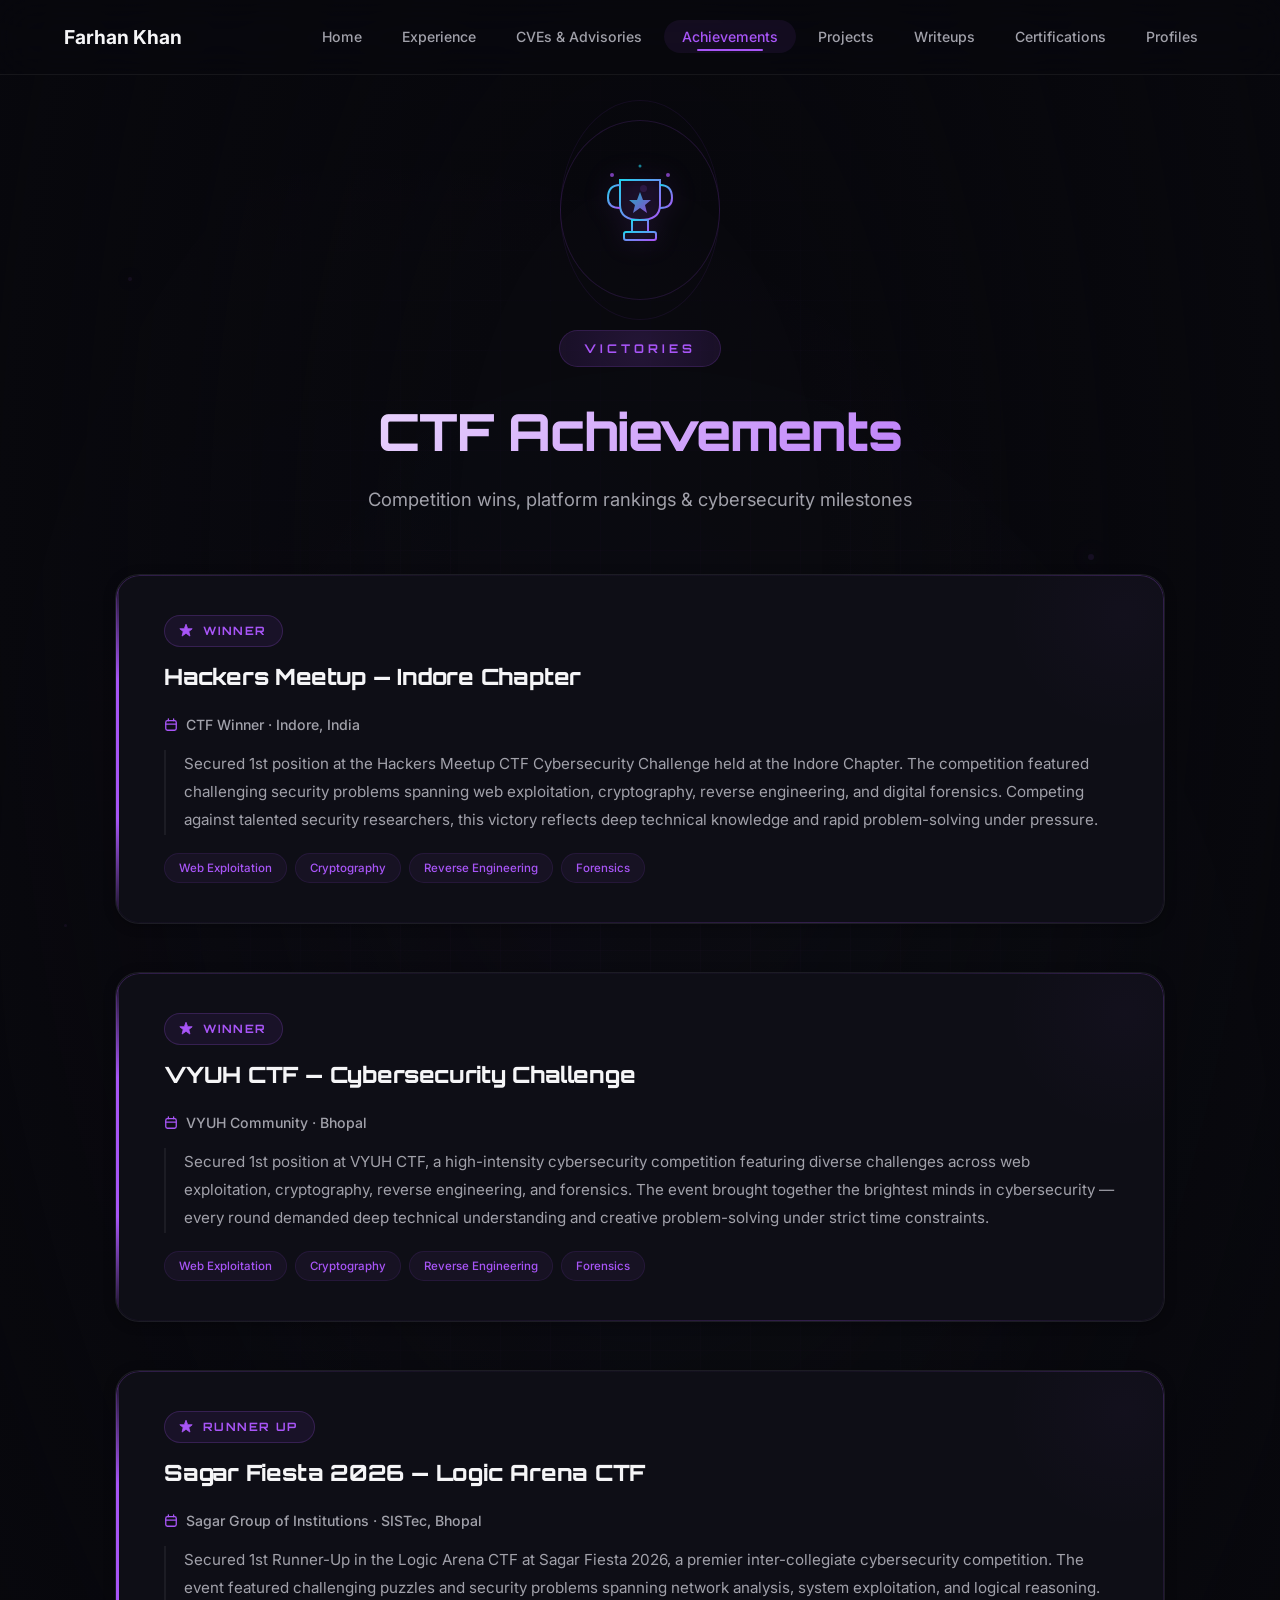
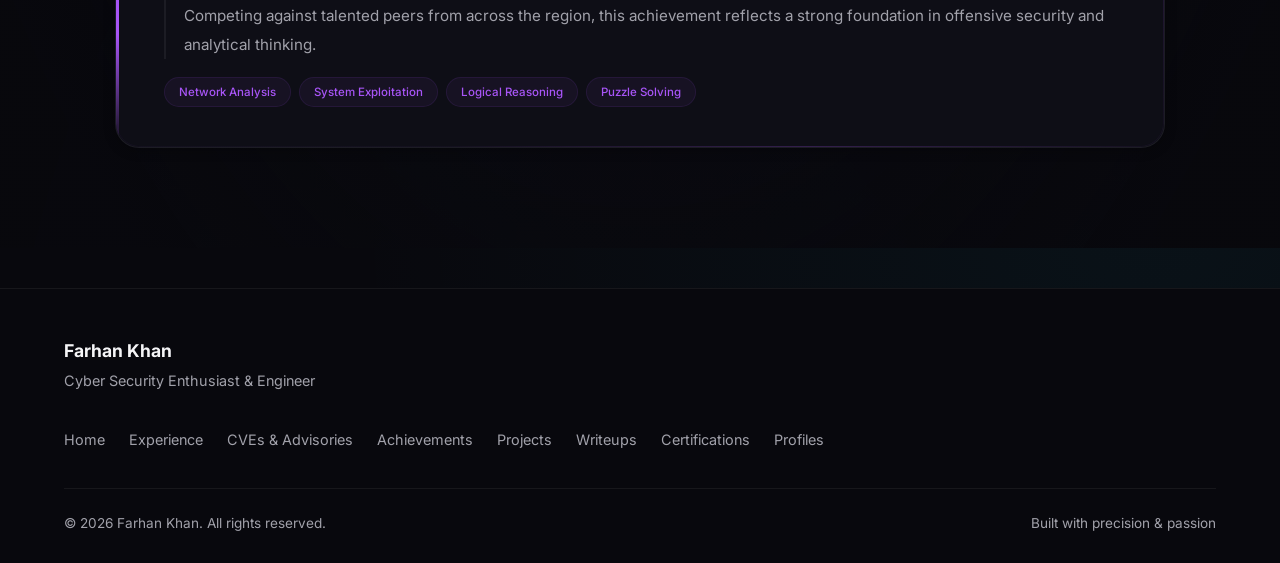
<file: pages/achievements/index.html>
<!DOCTYPE html>
<html lang="en">
<head>
    <meta charset="UTF-8" />
    <meta name="viewport" content="width=device-width, initial-scale=1.0, maximum-scale=1.0, user-scalable=no" />
    <meta http-equiv="X-UA-Compatible" content="IE=edge" />

    <title>CTF Achievements — Farhan Khan | Competition Wins & Rankings</title>

    <meta name="description" content="CTF achievements of Farhan Khan — Winner at Hackers Meetup Indore, Winner at VYUH CTF, 1st Runner-Up at Sagar Fiesta, and Top 1% globally on TryHackMe." />
    <meta name="keywords" content="Farhan Khan CTF, CTF Winner, Hackers Meetup Indore, VYUH CTF, Sagar Fiesta, TryHackMe Top 1%, Capture The Flag, Cybersecurity Competitions" />
    <meta name="author" content="Farhan Khan" />
    <meta name="robots" content="index, follow, max-image-preview:large" />
    <meta name="theme-color" content="#08080d" />
    <link rel="canonical" href="https://farhancyber.vercel.app/pages/achievements/index.html" />

    <meta name="google-site-verification" content="HPqX77JCVCDljvpo2hwEBUbDxG0lb0wrPHe-5Ck4r94" />
    <link rel="icon" type="image/x-icon" href="/favicon.ico" />

    <meta property="og:type" content="website" />
    <meta property="og:site_name" content="Farhan Khan — Cyber Security Enthusiast" />
    <meta property="og:locale" content="en_IN" />
    <meta property="og:title" content="CTF Achievements — Farhan Khan" />
    <meta property="og:description" content="Winner at Hackers Meetup Indore. Winner at VYUH CTF. 1st Runner-Up at Sagar Fiesta. Top 1% on TryHackMe." />
    <meta property="og:url" content="https://farhancyber.vercel.app/pages/achievements/index.html" />
    <meta property="og:image" content="https://farhancyber.vercel.app/profiles.gif" />

    <meta name="twitter:card" content="summary_large_image" />
    <meta name="twitter:title" content="CTF Achievements — Farhan Khan" />
    <meta name="twitter:description" content="Multiple CTF wins and Top 1% global ranking on TryHackMe." />
    <meta name="twitter:image" content="https://farhancyber.vercel.app/profiles.gif" />

    <link rel="preconnect" href="https://fonts.googleapis.com" />
    <link rel="preconnect" href="https://fonts.gstatic.com" crossorigin />
    <link href="https://fonts.googleapis.com/css2?family=Inter:ital,opsz,wght@0,14..32,100..900;1,14..32,100..900&family=Orbitron:wght@400;500;600;700;800;900&display=swap" rel="stylesheet" />

    <script type="application/ld+json">
    {
      "@context": "https://schema.org",
      "@type": "Person",
      "name": "Farhan Khan",
      "url": "https://farhancyber.vercel.app/",
      "award": [
        "Winner — Hackers Meetup Indore CTF",
        "Winner — VYUH CTF",
        "1st Runner-Up — Sagar Fiesta Logic Arena CTF",
        "Top 1% globally — TryHackMe"
      ]
    }
    </script>

    <link rel="stylesheet" href="style.css" />
</head>
<body>

    <nav class="navbar" role="navigation" aria-label="Main navigation">
        <div class="nav-container">
            <div class="nav-brand">
                <a href="../../index.html"><span>Farhan Khan</span></a>
            </div>

            <button class="nav-toggle" aria-label="Toggle navigation menu" aria-expanded="false">
                <span class="hamburger-line"></span>
                <span class="hamburger-line"></span>
                <span class="hamburger-line"></span>
            </button>

            <ul class="nav-links">
                <li><a href="../../index.html">Home</a></li>
                <li><a href="../experience/index.html">Experience</a></li>
                <li><a href="../cves/index.html">CVEs &amp; Advisories</a></li>
                <li><a href="../achievements/index.html" class="active">Achievements</a></li>
                <li><a href="../projects/index.html">Projects</a></li>
                <li><a href="../writeups/index.html">Writeups</a></li>
                <li><a href="../certifications/index.html">Certifications</a></li>
                <li><a href="../profiles/index.html">Profiles</a></li>
            </ul>
        </div>
    </nav>

    <main>
        <section class="section achievements-page-section" id="achievementsTop">
            <div class="wavy-background">
                <div class="wave wave-1"></div>
                <div class="wave wave-2"></div>
                <div class="wave wave-3"></div>
                <div class="wave wave-4"></div>
                <div class="wave wave-5"></div>
            </div>

            <div class="particles-container">
                <div class="particle p1"></div>
                <div class="particle p2"></div>
                <div class="particle p3"></div>
                <div class="particle p4"></div>
                <div class="particle p5"></div>
                <div class="particle p6"></div>
            </div>

            <div class="grid-overlay"></div>

            <div class="container">
                <div class="achievements-hero">
                    <div class="hero-icon-wrap">
                        <svg width="100" height="100" viewBox="0 0 100 100" fill="none">
                            <defs>
                                <linearGradient id="trophyGrad" x1="0%" y1="0%" x2="100%" y2="100%">
                                    <stop offset="0%" stop-color="#22d3ee"/>
                                    <stop offset="100%" stop-color="#a855f7"/>
                                </linearGradient>
                            </defs>

                            <path d="M30 20 L30 45 Q30 60 50 60 Q70 60 70 45 L70 20 Z"
                                  stroke="url(#trophyGrad)" stroke-width="2" fill="rgba(168, 85, 247, 0.05)"/>

                            <path d="M30 25 Q18 25 18 38 Q18 48 30 48" stroke="url(#trophyGrad)" stroke-width="2" fill="none"/>
                            <path d="M70 25 Q82 25 82 38 Q82 48 70 48" stroke="url(#trophyGrad)" stroke-width="2" fill="none"/>

                            <rect x="42" y="60" width="16" height="12" stroke="url(#trophyGrad)" stroke-width="2" fill="rgba(168, 85, 247, 0.05)"/>
                            <rect x="34" y="72" width="32" height="8" rx="2" stroke="url(#trophyGrad)" stroke-width="2" fill="rgba(168, 85, 247, 0.05)"/>

                            <path d="M50 32 L53 40 L61 40 L55 45 L57 53 L50 48 L43 53 L45 45 L39 40 L47 40 Z"
                                  fill="url(#trophyGrad)" opacity="0.8"/>

                            <circle cx="22" cy="15" r="2" fill="#a855f7" opacity="0.7"/>
                            <circle cx="78" cy="15" r="2" fill="#a855f7" opacity="0.7"/>
                            <circle cx="50" cy="6" r="1.5" fill="#22d3ee" opacity="0.6"/>
                        </svg>
                        <div class="hero-ring"></div>
                        <div class="hero-ring hero-ring-2"></div>
                    </div>
                </div>

                <div class="section-header reveal-on-scroll">
                    <span class="section-tag">Victories</span>
                    <h2>CTF Achievements</h2>
                    <p>Competition wins, platform rankings &amp; cybersecurity milestones</p>
                </div>

                <div class="achievements-list">

                    <div class="achievement-card reveal-achievement">
                        <div class="card-orb"></div>

                        <div class="achievement-content">
                            <div class="rank-badge-inline">
                                <svg width="18" height="18" viewBox="0 0 32 32" fill="none">
                                    <path d="M16 4L19 12L27 12L21 17L23 25L16 20L9 25L11 17L5 12L13 12L16 4Z" fill="currentColor" stroke="currentColor" stroke-width="1.5"/>
                                </svg>
                                <span>Winner</span>
                            </div>
                            <h3 class="ach-title">Hackers Meetup — Indore Chapter</h3>
                            <p class="ach-event">
                                <svg width="14" height="14" viewBox="0 0 16 16" fill="none">
                                    <rect x="2" y="3" width="12" height="11" rx="2" stroke="currentColor" stroke-width="1.5"/>
                                    <path d="M5 1V3M11 1V3M2 7H14" stroke="currentColor" stroke-width="1.5" stroke-linecap="round"/>
                                </svg>
                                CTF Winner · Indore, India
                            </p>
                            <p class="ach-description">
                                Secured 1st position at the Hackers Meetup CTF Cybersecurity Challenge held at the Indore Chapter. The competition featured challenging security problems spanning web exploitation, cryptography, reverse engineering, and digital forensics. Competing against talented security researchers, this victory reflects deep technical knowledge and rapid problem-solving under pressure.
                            </p>
                            <div class="ach-tags">
                                <span>Web Exploitation</span>
                                <span>Cryptography</span>
                                <span>Reverse Engineering</span>
                                <span>Forensics</span>
                            </div>
                        </div>

                        <div class="ach-glow"></div>
                    </div>

                    <div class="achievement-card reveal-achievement">
                        <div class="card-orb"></div>

                        <div class="achievement-content">
                            <div class="rank-badge-inline">
                                <svg width="18" height="18" viewBox="0 0 32 32" fill="none">
                                    <path d="M16 4L19 12L27 12L21 17L23 25L16 20L9 25L11 17L5 12L13 12L16 4Z" fill="currentColor" stroke="currentColor" stroke-width="1.5"/>
                                </svg>
                                <span>Winner</span>
                            </div>
                            <h3 class="ach-title">VYUH CTF — Cybersecurity Challenge</h3>
                            <p class="ach-event">
                                <svg width="14" height="14" viewBox="0 0 16 16" fill="none">
                                    <rect x="2" y="3" width="12" height="11" rx="2" stroke="currentColor" stroke-width="1.5"/>
                                    <path d="M5 1V3M11 1V3M2 7H14" stroke="currentColor" stroke-width="1.5" stroke-linecap="round"/>
                                </svg>
                                VYUH Community · Bhopal
                            </p>
                            <p class="ach-description">
                                Secured 1st position at VYUH CTF, a high-intensity cybersecurity competition featuring diverse challenges across web exploitation, cryptography, reverse engineering, and forensics. The event brought together the brightest minds in cybersecurity — every round demanded deep technical understanding and creative problem-solving under strict time constraints.
                            </p>
                            <div class="ach-tags">
                                <span>Web Exploitation</span>
                                <span>Cryptography</span>
                                <span>Reverse Engineering</span>
                                <span>Forensics</span>
                            </div>
                        </div>

                        <div class="ach-glow"></div>
                    </div>

                    <div class="achievement-card reveal-achievement">
                        <div class="card-orb"></div>

                        <div class="achievement-content">
                            <div class="rank-badge-inline">
                                <svg width="18" height="18" viewBox="0 0 32 32" fill="none">
                                    <path d="M16 4L19 12L27 12L21 17L23 25L16 20L9 25L11 17L5 12L13 12L16 4Z" fill="currentColor" stroke="currentColor" stroke-width="1.5"/>
                                </svg>
                                <span>Runner Up</span>
                            </div>
                            <h3 class="ach-title">Sagar Fiesta 2026 — Logic Arena CTF</h3>
                            <p class="ach-event">
                                <svg width="14" height="14" viewBox="0 0 16 16" fill="none">
                                    <rect x="2" y="3" width="12" height="11" rx="2" stroke="currentColor" stroke-width="1.5"/>
                                    <path d="M5 1V3M11 1V3M2 7H14" stroke="currentColor" stroke-width="1.5" stroke-linecap="round"/>
                                </svg>
                                Sagar Group of Institutions · SISTec, Bhopal
                            </p>
                            <p class="ach-description">
                                Secured 1st Runner-Up in the Logic Arena CTF at Sagar Fiesta 2026, a premier inter-collegiate cybersecurity competition. The event featured challenging puzzles and security problems spanning network analysis, system exploitation, and logical reasoning. Competing against talented peers from across the region, this achievement reflects a strong foundation in offensive security and analytical thinking.
                            </p>
                            <div class="ach-tags">
                                <span>Network Analysis</span>
                                <span>System Exploitation</span>
                                <span>Logical Reasoning</span>
                                <span>Puzzle Solving</span>
                            </div>
                        </div>

                        <div class="ach-glow"></div>
                    </div>

                </div>
            </div>
        </section>
    </main>

    <button class="back-to-top" id="backToTop" aria-label="Back to top">
        <span class="btt-icon">
            <svg width="22" height="22" viewBox="0 0 24 24" fill="none">
                <path d="M12 19V5M12 5L5 12M12 5L19 12" stroke="currentColor" stroke-width="2.5" stroke-linecap="round" stroke-linejoin="round"/>
            </svg>
        </span>
        <span class="btt-glow"></span>
    </button>

    <footer class="footer">
        <div class="container">
            <div class="footer-content">
                <div class="footer-brand">
                    <a href="../../index.html"><span>Farhan Khan</span></a>
                    <p>Cyber Security Enthusiast &amp; Engineer</p>
                </div>

                <nav class="footer-nav" aria-label="Footer navigation">
                    <a href="../../index.html">Home</a>
                    <a href="../experience/index.html">Experience</a>
                    <a href="../cves/index.html">CVEs &amp; Advisories</a>
                    <a href="../achievements/index.html">Achievements</a>
                    <a href="../projects/index.html">Projects</a>
                    <a href="../writeups/index.html">Writeups</a>
                    <a href="../certifications/index.html">Certifications</a>
                    <a href="../profiles/index.html">Profiles</a>
                </nav>

                <div class="footer-bottom">
                    <p>&copy; 2026 Farhan Khan. All rights reserved.</p>
                    <p>Built with precision &amp; passion</p>
                </div>
            </div>
        </div>
    </footer>

    <script src="script.js"></script>
</body>
</html>
</file>
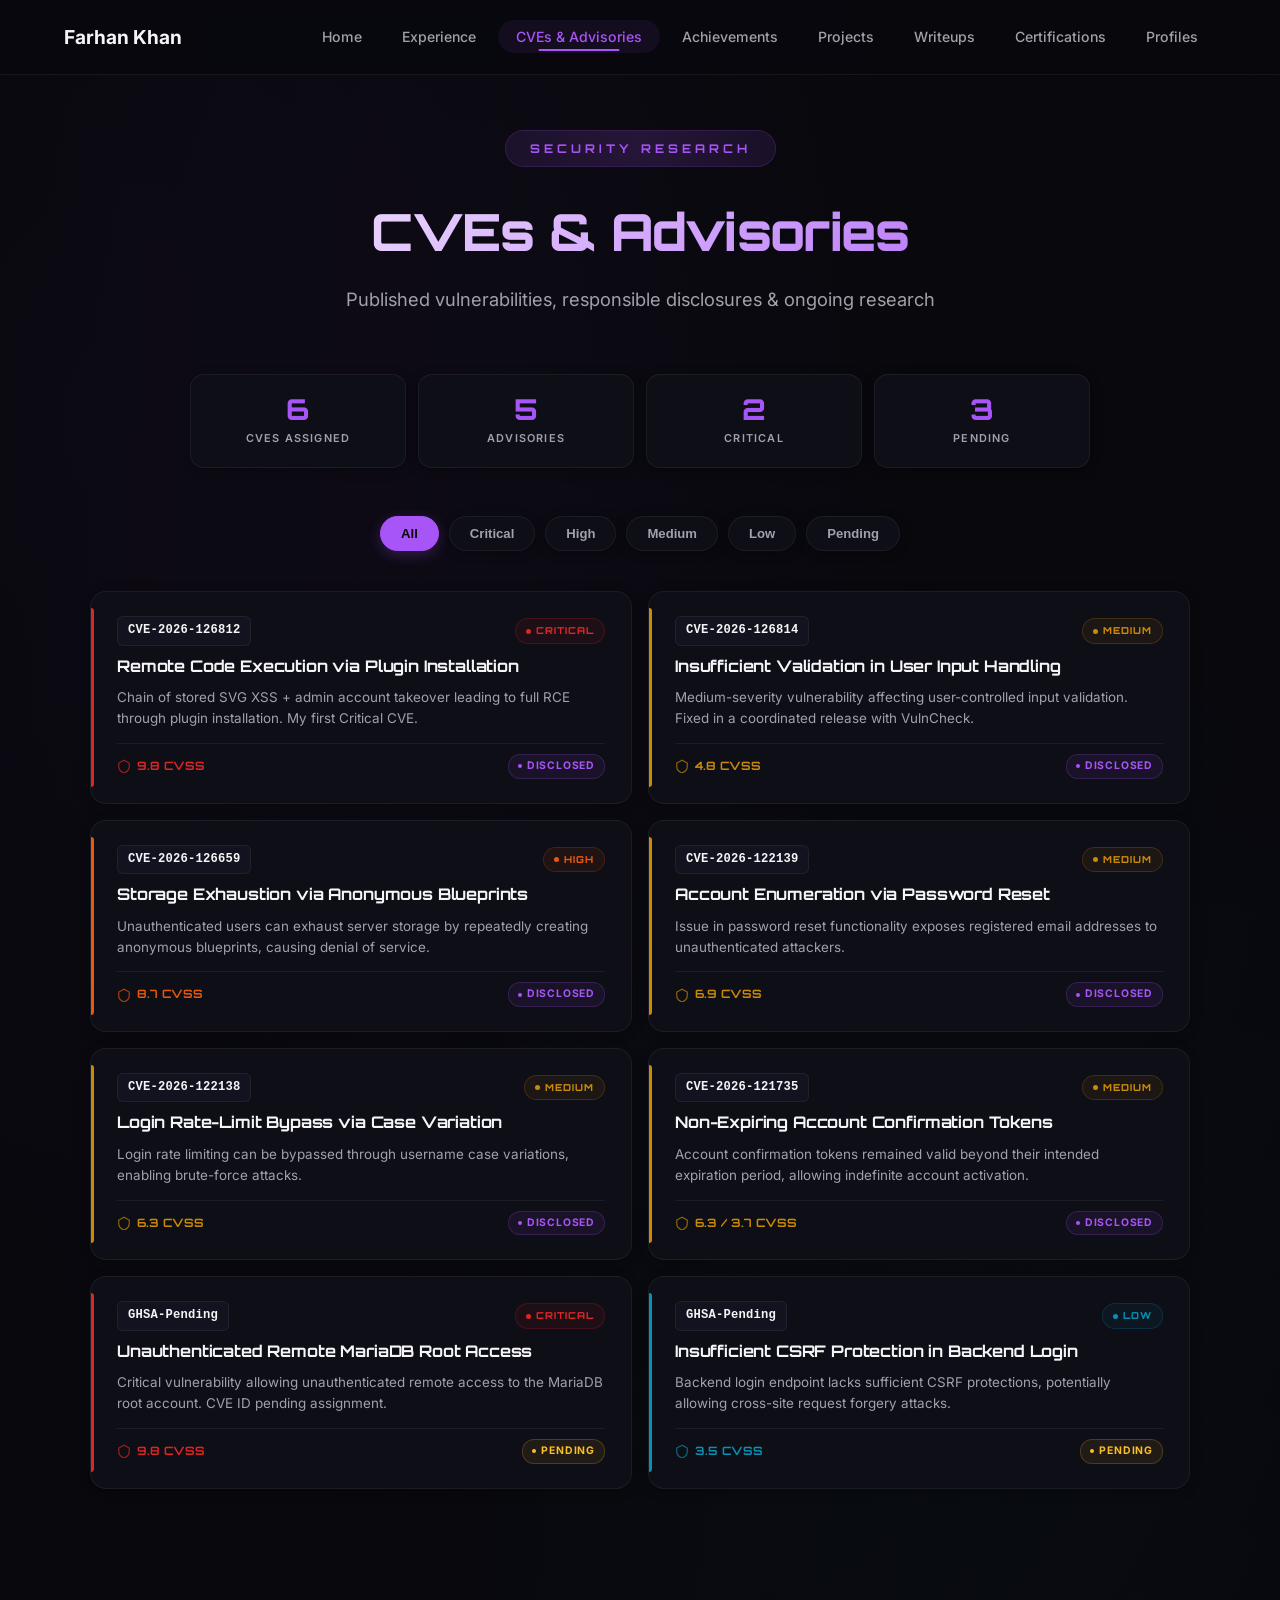
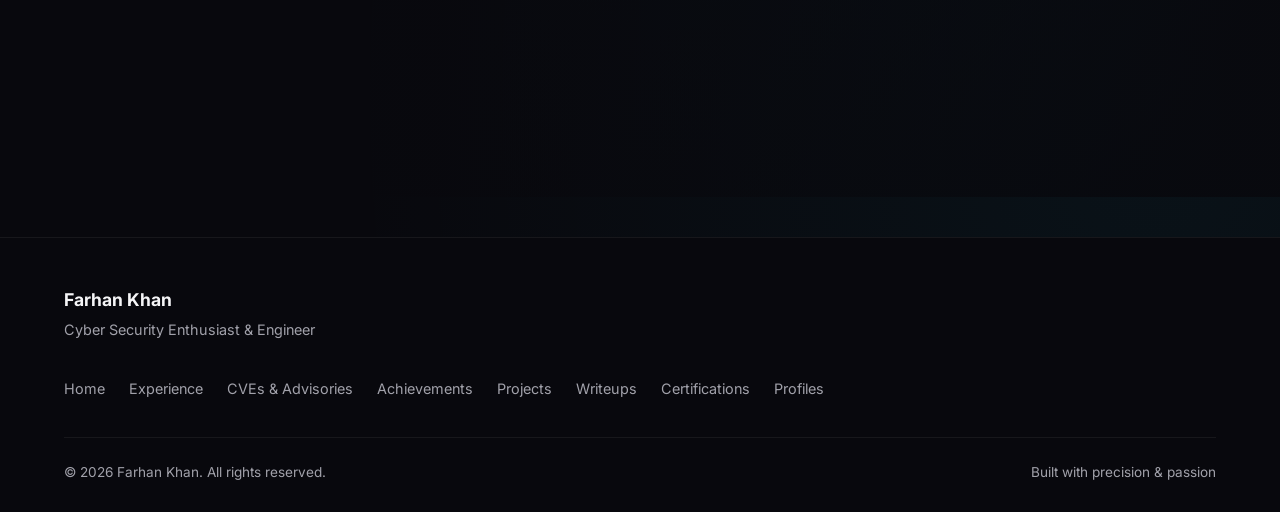
<file: pages/cves/index.html>
<!DOCTYPE html>
<html lang="en">
<head>
    <meta charset="UTF-8" />
    <meta name="viewport" content="width=device-width, initial-scale=1.0, maximum-scale=1.0, user-scalable=no" />
    <meta http-equiv="X-UA-Compatible" content="IE=edge" />

    <title>CVEs &amp; Advisories — Farhan Khan | Vulnerability Research</title>

    <meta name="description" content="Security advisories, CVE assignments, and vulnerability research disclosed by Farhan Khan. Focused on web applications, API security, and open-source software." />
    <meta name="keywords" content="Farhan Khan CVEs, Security Advisories, Vulnerability Research, CVE Assignment, Responsible Disclosure, Web Security, API Security, Open Source Security" />
    <meta name="author" content="Farhan Khan" />
    <meta name="robots" content="index, follow, max-image-preview:large" />
    <meta name="theme-color" content="#08080d" />
    <link rel="canonical" href="https://farhancyber.vercel.app/pages/cves/index.html" />

    <meta name="google-site-verification" content="HPqX77JCVCDljvpo2hwEBUbDxG0lb0wrPHe-5Ck4r94" />
    <link rel="icon" type="image/x-icon" href="/favicon.ico" />

    <meta property="og:type" content="website" />
    <meta property="og:site_name" content="Farhan Khan — Cyber Security Enthusiast" />
    <meta property="og:locale" content="en_IN" />
    <meta property="og:title" content="CVEs &amp; Advisories — Farhan Khan" />
    <meta property="og:description" content="Vulnerability research and responsible disclosures by Farhan Khan." />
    <meta property="og:url" content="https://farhancyber.vercel.app/pages/cves/index.html" />
    <meta property="og:image" content="https://farhancyber.vercel.app/profiles.gif" />

    <meta name="twitter:card" content="summary_large_image" />
    <meta name="twitter:title" content="CVEs &amp; Advisories — Farhan Khan" />
    <meta name="twitter:description" content="Vulnerability research and responsible disclosures." />
    <meta name="twitter:image" content="https://farhancyber.vercel.app/profiles.gif" />

    <link rel="preconnect" href="https://fonts.googleapis.com" />
    <link rel="preconnect" href="https://fonts.gstatic.com" crossorigin />
    <link href="https://fonts.googleapis.com/css2?family=Inter:ital,opsz,wght@0,14..32,100..900;1,14..32,100..900&family=Orbitron:wght@400;500;600;700;800;900&display=swap" rel="stylesheet" />

    <script type="application/ld+json">
    {
      "@context": "https://schema.org",
      "@type": "Person",
      "name": "Farhan Khan",
      "url": "https://farhancyber.vercel.app/",
      "description": "Vulnerability research and CVE advisories by Farhan Khan."
    }
    </script>

    <link rel="stylesheet" href="style.css" />

    <style>
        :root {
            --sev-critical: #dc2626;
            --sev-critical-bg: rgba(220, 38, 38, 0.08);
            --sev-critical-border: rgba(220, 38, 38, 0.2);

            --sev-high: #ea580c;
            --sev-high-bg: rgba(234, 88, 12, 0.08);
            --sev-high-border: rgba(234, 88, 12, 0.2);

            --sev-medium: #ca8a04;
            --sev-medium-bg: rgba(202, 138, 4, 0.08);
            --sev-medium-border: rgba(202, 138, 4, 0.2);

            --sev-low: #0891b2;
            --sev-low-bg: rgba(8, 145, 178, 0.08);
            --sev-low-border: rgba(8, 145, 178, 0.2);

            --status-disclosed: #a855f7;
            --status-disclosed-bg: rgba(168, 85, 247, 0.08);
            --status-disclosed-border: rgba(168, 85, 247, 0.2);

            --status-pending: #fbbf24;
            --status-pending-bg: rgba(251, 191, 36, 0.08);
            --status-pending-border: rgba(251, 191, 36, 0.2);
        }
    </style>
</head>
<body>

    <!-- NAVBAR -->
    <nav class="navbar" role="navigation" aria-label="Main navigation">
        <div class="nav-container">
            <div class="nav-brand">
                <a href="../../index.html"><span>Farhan Khan</span></a>
            </div>
            <button class="nav-toggle" aria-label="Toggle navigation menu" aria-expanded="false">
                <span class="hamburger-line"></span>
                <span class="hamburger-line"></span>
                <span class="hamburger-line"></span>
            </button>
            <ul class="nav-links">
                <li><a href="../../index.html">Home</a></li>
                <li><a href="../experience/index.html">Experience</a></li>
                <li><a href="../cves/index.html" class="active">CVEs &amp; Advisories</a></li>
                <li><a href="../achievements/index.html">Achievements</a></li>
                <li><a href="../projects/index.html">Projects</a></li>
                <li><a href="../writeups/index.html">Writeups</a></li>
                <li><a href="../certifications/index.html">Certifications</a></li>
                <li><a href="../profiles/index.html">Profiles</a></li>
            </ul>
        </div>
    </nav>

    <main>
        <section class="section cves-page-section">
            <div class="container">

                <!-- Header -->
                <div class="section-header reveal-on-scroll">
                    <span class="section-tag">Security Research</span>
                    <h2>CVEs &amp; Advisories</h2>
                    <p>Published vulnerabilities, responsible disclosures &amp; ongoing research</p>
                </div>

                <!-- Stats -->
                <div class="cve-stats reveal-on-scroll">
                    <div class="cve-stat">
                        <div class="cve-stat-num">6</div>
                        <span class="cve-stat-label">CVEs Assigned</span>
                    </div>
                    <div class="cve-stat">
                        <div class="cve-stat-num">5</div>
                        <span class="cve-stat-label">Advisories</span>
                    </div>
                    <div class="cve-stat">
                        <div class="cve-stat-num">2</div>
                        <span class="cve-stat-label">Critical</span>
                    </div>
                    <div class="cve-stat">
                        <div class="cve-stat-num">3</div>
                        <span class="cve-stat-label">Pending</span>
                    </div>
                </div>

                <!-- Filters -->
                <div class="filters-container reveal-on-scroll">
                    <button class="filter-btn active" data-filter="all">All</button>
                    <button class="filter-btn" data-filter="critical">Critical</button>
                    <button class="filter-btn" data-filter="high">High</button>
                    <button class="filter-btn" data-filter="medium">Medium</button>
                    <button class="filter-btn" data-filter="low">Low</button>
                    <button class="filter-btn" data-filter="pending">Pending</button>
                </div>

                <!-- CVE Grid -->
                <div class="cve-grid">

                    <!-- 1. CVE-2026-126812 — Critical, CVSS 9.8 -->
                    <div class="cve-card sev-critical reveal-achievement" data-sev="critical" data-status="disclosed">
                        <div class="cve-top">
                            <span class="cve-id">CVE-2026-126812</span>
                            <span class="cve-sev">Critical</span>
                        </div>
                        <h3 class="cve-title">Remote Code Execution via Plugin Installation</h3>
                        <p class="cve-desc">
                            Chain of stored SVG XSS + admin account takeover leading to full RCE through plugin installation. My first Critical CVE.
                        </p>
                        <div class="cve-bottom">
                            <span class="cve-cvss">
                                <svg viewBox="0 0 24 24" fill="none" stroke="currentColor" stroke-width="2"><path d="M12 2L3 7v6c0 5 3.5 9 9 11 5.5-2 9-6 9-11V7l-9-5z"/></svg>
                                9.8 CVSS
                            </span>
                            <span class="cve-status disclosed">Disclosed</span>
                        </div>
                    </div>

                    <!-- 2. CVE-2026-126814 — Medium, CVSS 4.8 -->
                    <div class="cve-card sev-medium reveal-achievement" data-sev="medium" data-status="disclosed">
                        <div class="cve-top">
                            <span class="cve-id">CVE-2026-126814</span>
                            <span class="cve-sev">Medium</span>
                        </div>
                        <h3 class="cve-title">Insufficient Validation in User Input Handling</h3>
                        <p class="cve-desc">
                            Medium-severity vulnerability affecting user-controlled input validation. Fixed in a coordinated release with VulnCheck.
                        </p>
                        <div class="cve-bottom">
                            <span class="cve-cvss">
                                <svg viewBox="0 0 24 24" fill="none" stroke="currentColor" stroke-width="2"><path d="M12 2L3 7v6c0 5 3.5 9 9 11 5.5-2 9-6 9-11V7l-9-5z"/></svg>
                                4.8 CVSS
                            </span>
                            <span class="cve-status disclosed">Disclosed</span>
                        </div>
                    </div>

                    <!-- 3. CVE-2026-126659 — High, CVSS 8.7 -->
                    <div class="cve-card sev-high reveal-achievement" data-sev="high" data-status="disclosed">
                        <div class="cve-top">
                            <span class="cve-id">CVE-2026-126659</span>
                            <span class="cve-sev">High</span>
                        </div>
                        <h3 class="cve-title">Storage Exhaustion via Anonymous Blueprints</h3>
                        <p class="cve-desc">
                            Unauthenticated users can exhaust server storage by repeatedly creating anonymous blueprints, causing denial of service.
                        </p>
                        <div class="cve-bottom">
                            <span class="cve-cvss">
                                <svg viewBox="0 0 24 24" fill="none" stroke="currentColor" stroke-width="2"><path d="M12 2L3 7v6c0 5 3.5 9 9 11 5.5-2 9-6 9-11V7l-9-5z"/></svg>
                                8.7 CVSS
                            </span>
                            <span class="cve-status disclosed">Disclosed</span>
                        </div>
                    </div>

                    <!-- 4. CVE-2026-122139 — Medium, CVSS 6.9 -->
                    <div class="cve-card sev-medium reveal-achievement" data-sev="medium" data-status="disclosed">
                        <div class="cve-top">
                            <span class="cve-id">CVE-2026-122139</span>
                            <span class="cve-sev">Medium</span>
                        </div>
                        <h3 class="cve-title">Account Enumeration via Password Reset</h3>
                        <p class="cve-desc">
                            Issue in password reset functionality exposes registered email addresses to unauthenticated attackers.
                        </p>
                        <div class="cve-bottom">
                            <span class="cve-cvss">
                                <svg viewBox="0 0 24 24" fill="none" stroke="currentColor" stroke-width="2"><path d="M12 2L3 7v6c0 5 3.5 9 9 11 5.5-2 9-6 9-11V7l-9-5z"/></svg>
                                6.9 CVSS
                            </span>
                            <span class="cve-status disclosed">Disclosed</span>
                        </div>
                    </div>

                    <!-- 5. CVE-2026-122138 — Medium, CVSS 6.3 -->
                    <div class="cve-card sev-medium reveal-achievement" data-sev="medium" data-status="disclosed">
                        <div class="cve-top">
                            <span class="cve-id">CVE-2026-122138</span>
                            <span class="cve-sev">Medium</span>
                        </div>
                        <h3 class="cve-title">Login Rate-Limit Bypass via Case Variation</h3>
                        <p class="cve-desc">
                            Login rate limiting can be bypassed through username case variations, enabling brute-force attacks.
                        </p>
                        <div class="cve-bottom">
                            <span class="cve-cvss">
                                <svg viewBox="0 0 24 24" fill="none" stroke="currentColor" stroke-width="2"><path d="M12 2L3 7v6c0 5 3.5 9 9 11 5.5-2 9-6 9-11V7l-9-5z"/></svg>
                                6.3 CVSS
                            </span>
                            <span class="cve-status disclosed">Disclosed</span>
                        </div>
                    </div>

                    <!-- 6. CVE-2026-121735 — Medium, CVSS 6.3 / 3.7 -->
                    <div class="cve-card sev-medium reveal-achievement" data-sev="medium" data-status="disclosed">
                        <div class="cve-top">
                            <span class="cve-id">CVE-2026-121735</span>
                            <span class="cve-sev">Medium</span>
                        </div>
                        <h3 class="cve-title">Non-Expiring Account Confirmation Tokens</h3>
                        <p class="cve-desc">
                            Account confirmation tokens remained valid beyond their intended expiration period, allowing indefinite account activation.
                        </p>
                        <div class="cve-bottom">
                            <span class="cve-cvss">
                                <svg viewBox="0 0 24 24" fill="none" stroke="currentColor" stroke-width="2"><path d="M12 2L3 7v6c0 5 3.5 9 9 11 5.5-2 9-6 9-11V7l-9-5z"/></svg>
                                6.3 / 3.7 CVSS
                            </span>
                            <span class="cve-status disclosed">Disclosed</span>
                        </div>
                    </div>

                    <!-- 7. MariaDB Root Access — Critical, CVSS 9.8 (CVE pending) -->
                    <div class="cve-card sev-critical reveal-achievement" data-sev="critical" data-status="pending">
                        <div class="cve-top">
                            <span class="cve-id">GHSA-Pending</span>
                            <span class="cve-sev">Critical</span>
                        </div>
                        <h3 class="cve-title">Unauthenticated Remote MariaDB Root Access</h3>
                        <p class="cve-desc">
                            Critical vulnerability allowing unauthenticated remote access to the MariaDB root account. CVE ID pending assignment.
                        </p>
                        <div class="cve-bottom">
                            <span class="cve-cvss">
                                <svg viewBox="0 0 24 24" fill="none" stroke="currentColor" stroke-width="2"><path d="M12 2L3 7v6c0 5 3.5 9 9 11 5.5-2 9-6 9-11V7l-9-5z"/></svg>
                                9.8 CVSS
                            </span>
                            <span class="cve-status pending">Pending</span>
                        </div>
                    </div>

                    <!-- 8. CSRF Protection — Low, CVSS 3.5 (CVE pending) -->
                    <div class="cve-card sev-low reveal-achievement" data-sev="low" data-status="pending">
                        <div class="cve-top">
                            <span class="cve-id">GHSA-Pending</span>
                            <span class="cve-sev">Low</span>
                        </div>
                        <h3 class="cve-title">Insufficient CSRF Protection in Backend Login</h3>
                        <p class="cve-desc">
                            Backend login endpoint lacks sufficient CSRF protections, potentially allowing cross-site request forgery attacks.
                        </p>
                        <div class="cve-bottom">
                            <span class="cve-cvss">
                                <svg viewBox="0 0 24 24" fill="none" stroke="currentColor" stroke-width="2"><path d="M12 2L3 7v6c0 5 3.5 9 9 11 5.5-2 9-6 9-11V7l-9-5z"/></svg>
                                3.5 CVSS
                            </span>
                            <span class="cve-status pending">Pending</span>
                        </div>
                    </div>

                    <!-- 9. Session Invalidation — Low, CVSS 3.7 (CVE pending) -->
                    <div class="cve-card sev-low reveal-achievement" data-sev="low" data-status="pending">
                        <div class="cve-top">
                            <span class="cve-id">GHSA-Pending</span>
                            <span class="cve-sev">Low</span>
                        </div>
                        <h3 class="cve-title">Session Invalidation on 2FA Toggle</h3>
                        <p class="cve-desc">
                            Sessions are not properly invalidated when enabling or disabling 2FA, potentially allowing session hijacking.
                        </p>
                        <div class="cve-bottom">
                            <span class="cve-cvss">
                                <svg viewBox="0 0 24 24" fill="none" stroke="currentColor" stroke-width="2"><path d="M12 2L3 7v6c0 5 3.5 9 9 11 5.5-2 9-6 9-11V7l-9-5z"/></svg>
                                3.7 CVSS
                            </span>
                            <span class="cve-status pending">Pending</span>
                        </div>
                    </div>

                    <!-- 10. PeerTube URL Validation — Medium, CVSS 5.4 (CVE pending) -->
                    <div class="cve-card sev-medium reveal-achievement" data-sev="medium" data-status="pending">
                        <div class="cve-top">
                            <span class="cve-id">GHSA-Pending</span>
                            <span class="cve-sev">Medium</span>
                        </div>
                        <h3 class="cve-title">PeerTube Video URL Validation Issue</h3>
                        <p class="cve-desc">
                            Inadequate URL validation in PeerTube's video import feature. CVE ID pending.
                        </p>
                        <div class="cve-bottom">
                            <span class="cve-cvss">
                                <svg viewBox="0 0 24 24" fill="none" stroke="currentColor" stroke-width="2"><path d="M12 2L3 7v6c0 5 3.5 9 9 11 5.5-2 9-6 9-11V7l-9-5z"/></svg>
                                5.4 CVSS
                            </span>
                            <span class="cve-status pending">Pending</span>
                        </div>
                    </div>

                    <!-- Empty state -->
                    <div class="cve-empty" id="cveEmpty" hidden>
                        <h3>No advisories found</h3>
                        <p>Try a different filter.</p>
                    </div>

                </div>
            </div>
        </section>
    </main>

    <!-- BACK TO TOP -->
    <button class="back-to-top" id="backToTop" aria-label="Back to top">
        <span class="btt-icon">
            <svg width="22" height="22" viewBox="0 0 24 24" fill="none">
                <path d="M12 19V5M12 5L5 12M12 5L19 12" stroke="currentColor" stroke-width="2.5" stroke-linecap="round" stroke-linejoin="round"/>
            </svg>
        </span>
        <span class="btt-glow"></span>
    </button>

    <!-- FOOTER -->
    <footer class="footer">
        <div class="container">
            <div class="footer-content">
                <div class="footer-brand">
                    <a href="../../index.html"><span>Farhan Khan</span></a>
                    <p>Cyber Security Enthusiast &amp; Engineer</p>
                </div>
                <nav class="footer-nav" aria-label="Footer navigation">
                    <a href="../../index.html">Home</a>
                    <a href="../experience/index.html">Experience</a>
                    <a href="../cves/index.html">CVEs &amp; Advisories</a>
                    <a href="../achievements/index.html">Achievements</a>
                    <a href="../projects/index.html">Projects</a>
                    <a href="../writeups/index.html">Writeups</a>
                    <a href="../certifications/index.html">Certifications</a>
                    <a href="../profiles/index.html">Profiles</a>
                </nav>
                <div class="footer-bottom">
                    <p>&copy; 2026 Farhan Khan. All rights reserved.</p>
                    <p>Built with precision &amp; passion</p>
                </div>
            </div>
        </div>
    </footer>

    <script src="script.js"></script>

    <!-- PAGE SPECIFIC LOGIC -->
    <script>
        document.addEventListener('DOMContentLoaded', () => {
            // Staggered reveal
            const revealElements = document.querySelectorAll('.reveal-on-scroll, .reveal-achievement');

            const observer = new IntersectionObserver((entries) => {
                entries.forEach((entry) => {
                    if (entry.isIntersecting) {
                        const allCards = Array.from(document.querySelectorAll('.reveal-achievement'));
                        const index = allCards.indexOf(entry.target);
                        const delay = index >= 0 ? index * 60 : 0;

                        setTimeout(() => {
                            entry.target.classList.add('revealed');
                        }, delay);

                        observer.unobserve(entry.target);
                    }
                });
            }, {
                threshold: 0.1,
                rootMargin: '0px 0px -50px 0px'
            });

            revealElements.forEach(el => observer.observe(el));

            // Filters
            const filterBtns = document.querySelectorAll('.filter-btn');
            const cveCards = document.querySelectorAll('.cve-card');
            const emptyState = document.getElementById('cveEmpty');

            filterBtns.forEach(btn => {
                btn.addEventListener('click', () => {
                    filterBtns.forEach(b => b.classList.remove('active'));
                    btn.classList.add('active');

                    const filter = btn.getAttribute('data-filter');
                    let visibleCount = 0;

                    cveCards.forEach(card => {
                        const sev = card.getAttribute('data-sev');
                        const status = card.getAttribute('data-status');

                        let matches = false;
                        if (filter === 'all') matches = true;
                        else if (filter === 'pending') matches = status === 'pending';
                        else matches = sev === filter;

                        if (matches) {
                            card.classList.remove('filtered-out');
                            card.classList.add('revealed');
                            visibleCount++;
                        } else {
                            card.classList.add('filtered-out');
                        }
                    });

                    if (emptyState) emptyState.hidden = visibleCount > 0;
                });
            });
        });
    </script>
</body>
</html>
</file>
<file: pages/achievements/style.css>
/* =========================================================
   ROOT THEME & BASE (Violet/Cyan)
   ========================================================= */
:root {
    --color-primary: #a855f7;
    --color-primary-dark: #9333ea;
    --color-primary-light: #c084fc;
    --color-accent: #22d3ee;
    --color-accent-2: #67e8f9;

    --color-bg: #08080d;
    --color-bg-card: #0e0e16;
    --color-bg-elevated: #131320;

    --color-text: #f5f5f7;
    --color-text-muted: #a1a1aa;
    --color-text-dim: #71717a;

    --color-border: rgba(255, 255, 255, 0.06);
    --color-border-hover: #a855f7;

    --font-family: 'Inter', -apple-system, BlinkMacSystemFont, 'Segoe UI', Roboto, sans-serif;
    --font-display: 'Orbitron', 'Inter', monospace;

    --transition-bounce: cubic-bezier(0.34, 1.56, 0.64, 1);
    --transition-slow: 0.7s;
    --transition-medium: 0.4s;

    --container-width: 1200px;
    --border-radius: 16px;
    --border-radius-sm: 8px;

    --shadow-hover: 0 12px 56px rgba(168, 85, 247, 0.15);
    --shadow-card: 0 2px 12px rgba(0, 0, 0, 0.3);
}

html, body {
    overflow-x: hidden !important;
    width: 100% !important;
    max-width: 100% !important;
    position: relative;
}

* { margin: 0; padding: 0; box-sizing: border-box; max-width: 100%; }
*:focus { outline: none; }
*:focus-visible { outline: 2px solid var(--color-primary); outline-offset: 2px; }
*:active, *:focus, *:visited, a:active, a:focus, button:active, button:focus { -webkit-tap-highlight-color: transparent !important; outline: none !important; }

html { scroll-behavior: smooth; scroll-padding-top: 80px; }

body {
    font-family: var(--font-family);
    background: var(--color-bg);
    color: var(--color-text);
    line-height: 1.6;
    -webkit-font-smoothing: antialiased;
    -moz-osx-font-smoothing: grayscale;
    background-image:
        radial-gradient(ellipse at 10% 20%, rgba(168, 85, 247, 0.05) 0%, transparent 50%),
        radial-gradient(ellipse at 90% 80%, rgba(34, 211, 238, 0.05) 0%, transparent 50%);
}

::selection { background: var(--color-primary); color: #ffffff; }
::-webkit-scrollbar { width: 8px; height: 8px; }
::-webkit-scrollbar-track { background: var(--color-bg); }
::-webkit-scrollbar-thumb { background: var(--color-primary); border-radius: 4px; }
::-webkit-scrollbar-thumb:hover { background: var(--color-primary-dark); }

.container { max-width: 1200px; margin: 0 auto; padding: 0 24px; width: 100%; position: relative; z-index: 1; }
.section { padding: 100px 0; width: 100%; position: relative; }

.section-header { text-align: center; margin-bottom: 60px; }
.section-tag {
    display: inline-block; font-family: var(--font-display); font-size: 0.75rem; font-weight: 700;
    text-transform: uppercase; letter-spacing: 4px; color: var(--color-primary);
    background: rgba(168, 85, 247, 0.08); padding: 8px 24px; border-radius: 50px; margin-bottom: 16px;
    border: 1px solid rgba(168, 85, 247, 0.2); position: relative; overflow: hidden;
}
.section-tag::before { content: ''; position: absolute; top: -50%; left: -50%; width: 200%; height: 200%; background: radial-gradient(circle, rgba(168, 85, 247, 0.1), transparent 70%); animation: tagPulse 3s ease-in-out infinite; }
@keyframes tagPulse { 0%, 100% { transform: scale(1); opacity: 0.5; } 50% { transform: scale(1.3); opacity: 1; } }
.section-header h2 { font-family: var(--font-display); font-size: 3.2rem; font-weight: 800; letter-spacing: -0.02em; margin-bottom: 12px; background: linear-gradient(135deg, #fff 0%, var(--color-primary) 100%); -webkit-background-clip: text; -webkit-text-fill-color: transparent; background-clip: text; }
.section-header p { color: var(--color-text-muted); font-size: 1.15rem; max-width: 640px; margin: 0 auto; }

/* BUTTONS */
.btn {
    display: inline-flex; align-items: center; justify-content: center; gap: 10px; padding: 14px 32px;
    border-radius: 50px; font-family: var(--font-family); font-size: 0.95rem; font-weight: 600;
    text-decoration: none; cursor: pointer; border: none; position: relative; overflow: hidden;
    min-width: 150px; letter-spacing: 0.3px; white-space: nowrap; isolation: isolate; -webkit-transform: translateZ(0); transform: translateZ(0);
    transition: transform 0.4s var(--transition-bounce), box-shadow 0.4s ease, background 0.3s ease, border-color 0.3s ease, color 0.3s ease;
}
.btn::before { content: ''; position: absolute; top: -50%; left: -100%; width: 60%; height: 200%; background: linear-gradient(115deg, transparent 0%, transparent 30%, rgba(255, 255, 255, 0.4) 50%, transparent 70%, transparent 100%); transform: skewX(-20deg); transition: left 0.75s cubic-bezier(0.22, 1, 0.36, 1); pointer-events: none; z-index: 1; }
.btn > * { position: relative; z-index: 2; }
.btn { z-index: 0; }
.btn svg { transition: transform 0.4s var(--transition-bounce); flex-shrink: 0; position: relative; z-index: 2; }
@media (hover: hover) { .btn:hover::before { left: 140%; } .btn:hover svg { transform: translateX(4px) scale(1.1); } }
.btn:active { transform: scale(0.95) translateY(1px); transition-duration: 0.08s; }
.btn-primary { background: linear-gradient(135deg, var(--color-primary) 0%, var(--color-accent) 100%); color: #08080d; box-shadow: 0 4px 20px rgba(168, 85, 247, 0.25); }
.btn-primary:hover { box-shadow: 0 12px 40px rgba(168, 85, 247, 0.4); transform: translateY(-3px) scale(1.02); }

/* NAVBAR (Exact Homepage Styles) */
.navbar { position: fixed; top: 0; left: 0; right: 0; z-index: 1000; background: rgba(8, 8, 13, 0.85); backdrop-filter: blur(20px) saturate(1.4); border-bottom: 1px solid var(--color-border); transition: all var(--transition-medium) ease; width: 100%; max-width: 100vw; }
.navbar.scrolled { background: rgba(8, 8, 13, 0.95); box-shadow: 0 4px 24px rgba(0, 0, 0, 0.5); }
.nav-container { max-width: 1200px; margin: 0 auto; padding: 0 24px; display: flex; align-items: center; justify-content: space-between; height: 74px; width: 100%; }
.nav-brand a { display: flex; align-items: center; gap: 12px; text-decoration: none; color: var(--color-text); font-weight: 700; font-size: 1.2rem; transition: color var(--transition-medium) ease; white-space: nowrap; }
.nav-brand a:hover { color: var(--color-primary); }
.nav-links { display: flex; list-style: none; gap: 4px; }
.nav-links a { color: var(--color-text-muted); text-decoration: none; padding: 8px 18px; border-radius: 50px; font-size: 0.88rem; font-weight: 500; transition: all var(--transition-medium) ease; position: relative; white-space: nowrap; }
.nav-links a::after { content: ''; position: absolute; bottom: 2px; left: 50%; width: 0; height: 2px; background: var(--color-primary); transition: all var(--transition-medium) ease; transform: translateX(-50%); border-radius: 2px; }
.nav-links a:hover { color: var(--color-primary); background: rgba(168, 85, 247, 0.04); }
.nav-links a:hover::after { width: 50%; }
.nav-links a.active { color: var(--color-primary); background: rgba(168, 85, 247, 0.08); }
.nav-links a.active::after { width: 50%; }
.nav-toggle { display: none; flex-direction: column; gap: 5px; background: none; border: none; cursor: pointer; padding: 10px; border-radius: 8px; transition: all var(--transition-medium) ease; flex-shrink: 0; }
.nav-toggle:hover { background: rgba(168, 85, 247, 0.04); }
.hamburger-line { width: 26px; height: 2.5px; background: var(--color-text); border-radius: 2px; transition: all var(--transition-medium) ease; transform-origin: center; }
.nav-toggle[aria-expanded="true"] .hamburger-line:nth-child(1) { transform: translateY(7.5px) rotate(45deg); background: var(--color-primary); }
.nav-toggle[aria-expanded="true"] .hamburger-line:nth-child(2) { opacity: 0; transform: scaleX(0); }
.nav-toggle[aria-expanded="true"] .hamburger-line:nth-child(3) { transform: translateY(-7.5px) rotate(-45deg); background: var(--color-primary); }

/* =========================================================
   ACHIEVEMENTS PAGE SPECIFIC
   ========================================================= */
.achievements-page-section { position: relative; padding-top: 130px; min-height: 100vh; overflow: hidden; background: var(--color-bg); }
.wavy-background { position: absolute; inset: 0; pointer-events: none; z-index: 0; overflow: hidden; }
.wave { position: absolute; width: 200%; height: 100%; opacity: 0.15; border-radius: 50%; animation: waveFloat 25s ease-in-out infinite; will-change: transform; }
.wave-1 { top: 0%; background: radial-gradient(ellipse at 30% 50%, rgba(168, 85, 247, 0.08), transparent 60%); animation-duration: 22s; transform: rotate(-2deg); }
.wave-2 { top: 20%; background: radial-gradient(ellipse at 70% 40%, rgba(34, 211, 238, 0.06), transparent 60%); animation-duration: 28s; animation-delay: -6s; transform: rotate(1.5deg); }
.wave-3 { top: 45%; background: radial-gradient(ellipse at 50% 60%, rgba(168, 85, 247, 0.05), transparent 60%); animation-duration: 20s; animation-delay: -12s; transform: rotate(-1deg); }
.wave-4 { top: 65%; background: radial-gradient(ellipse at 20% 70%, rgba(34, 211, 238, 0.04), transparent 60%); animation-duration: 26s; animation-delay: -18s; transform: rotate(2deg); }
.wave-5 { top: 85%; background: radial-gradient(ellipse at 80% 80%, rgba(168, 85, 247, 0.03), transparent 60%); animation-duration: 30s; animation-delay: -24s; transform: rotate(-1.5deg); }
@keyframes waveFloat { 0%, 100% { transform: translateX(0) scaleY(1); opacity: 0.12; } 25% { transform: translateX(-15%) scaleY(1.03); opacity: 0.18; } 50% { transform: translateX(-30%) scaleY(1); opacity: 0.12; } 75% { transform: translateX(-15%) scaleY(0.97); opacity: 0.08; } }

.particles-container { position: absolute; inset: 0; pointer-events: none; z-index: 0; overflow: hidden; }
.particle { position: absolute; border-radius: 50%; background: rgba(168, 85, 247, 0.15); box-shadow: 0 0 20px rgba(168, 85, 247, 0.3); animation: particleFloat 20s ease-in-out infinite; will-change: transform; }
.p1 { width: 4px; height: 4px; top: 15%; left: 10%; animation-duration: 18s; }
.p2 { width: 6px; height: 6px; top: 30%; left: 85%; animation-duration: 22s; animation-delay: -4s; }
.p3 { width: 3px; height: 3px; top: 50%; left: 5%; animation-duration: 14s; animation-delay: -8s; }
.p4 { width: 5px; height: 5px; top: 70%; left: 90%; animation-duration: 20s; animation-delay: -12s; }
.p5 { width: 4px; height: 4px; top: 85%; left: 20%; animation-duration: 16s; animation-delay: -2s; }
.p6 { width: 7px; height: 7px; top: 10%; left: 50%; animation-duration: 24s; animation-delay: -6s; }
@keyframes particleFloat { 0%, 100% { transform: translate(0, 0) scale(1); opacity: 0.3; } 25% { transform: translate(30px, -40px) scale(1.2); opacity: 0.6; } 50% { transform: translate(-20px, -80px) scale(0.8); opacity: 0.2; } 75% { transform: translate(40px, -30px) scale(1.1); opacity: 0.5; } }

.grid-overlay { position: absolute; inset: 0; background-image: linear-gradient(rgba(168, 85, 247, 0.03) 1px, transparent 1px), linear-gradient(90deg, rgba(168, 85, 247, 0.03) 1px, transparent 1px); background-size: 50px 50px; pointer-events: none; z-index: 0; opacity: 0.6; mask-image: radial-gradient(ellipse at center, black 30%, transparent 80%); -webkit-mask-image: radial-gradient(ellipse at center, black 30%, transparent 80%); }
.achievements-page-section::after { content: ''; position: absolute; inset: 0; background: radial-gradient(ellipse at 50% 30%, transparent 20%, rgba(8, 8, 13, 0.85) 90%); pointer-events: none; z-index: 0; }

.achievements-hero { display: flex; justify-content: center; margin-bottom: 40px; }
.hero-icon-wrap { position: relative; width: 160px; height: 160px; display: flex; align-items: center; justify-content: center; animation: heroFloat 6s ease-in-out infinite; will-change: transform; }
@keyframes heroFloat { 0%, 100% { transform: translateY(0) rotate(0deg); } 50% { transform: translateY(-15px) rotate(3deg); } }
.hero-icon-wrap svg { display: block; filter: drop-shadow(0 0 12px rgba(168, 85, 247, 0.3)); }
.hero-ring { position: absolute; top: 50%; left: 50%; width: 180px; height: 180px; border: 1px solid rgba(168, 85, 247, 0.15); border-radius: 50%; transform: translate(-50%, -50%); animation: ringPulse 4s ease-in-out infinite; pointer-events: none; }
.hero-ring-2 { width: 220px; height: 220px; border-color: rgba(168, 85, 247, 0.08); animation-delay: -2s; }
@keyframes ringPulse { 0%, 100% { transform: translate(-50%, -50%) scale(1); opacity: 0.5; } 50% { transform: translate(-50%, -50%) scale(1.15); opacity: 0.1; } }

.achievements-list { display: flex; flex-direction: column; gap: 48px; max-width: 1050px; margin: 0 auto; width: 100%; }
.achievement-card { position: relative; padding: 40px 44px 40px 48px; background: var(--color-bg-card); border: 1px solid var(--color-border); border-radius: 24px; transition: all var(--transition-slow) cubic-bezier(0.25, 0.46, 0.45, 0.94); overflow: hidden; will-change: transform; box-shadow: var(--shadow-card); }
.achievement-card::before { content: ''; position: absolute; inset: 0; border-radius: 24px; padding: 1px; background: linear-gradient(135deg, rgba(168, 85, 247, 0.3) 0%, rgba(168, 85, 247, 0.05) 25%, rgba(168, 85, 247, 0.05) 50%, rgba(168, 85, 247, 0.3) 75%, rgba(168, 85, 247, 0.05) 100%); -webkit-mask: linear-gradient(#fff 0 0) content-box, linear-gradient(#fff 0 0); -webkit-mask-composite: xor; mask-composite: exclude; pointer-events: none; opacity: 0.8; transition: opacity var(--transition-medium) ease; }
.achievement-card::after { content: ''; position: absolute; top: 0; left: 0; width: 3px; height: 100%; background: linear-gradient(to bottom, transparent, var(--color-primary) 30%, var(--color-primary) 70%, transparent); transition: all var(--transition-medium) ease; border-radius: 3px 0 0 3px; }
.achievement-card:hover { transform: translateY(-6px); border-color: var(--color-border-hover); box-shadow: var(--shadow-hover); }
.achievement-card:hover::before { opacity: 1; }
.achievement-card:hover::after { width: 4px; }

.card-orb { position: absolute; top: -80px; right: -80px; width: 240px; height: 240px; border-radius: 50%; background: radial-gradient(circle, rgba(168, 85, 247, 0.06), transparent 70%); pointer-events: none; opacity: 0.5; transition: all var(--transition-slow) cubic-bezier(0.25, 0.46, 0.45, 0.94); }
.achievement-card:hover .card-orb { opacity: 0.9; transform: scale(1.15); }
.achievement-content { display: flex; flex-direction: column; gap: 14px; position: relative; z-index: 2; min-width: 0; }

.rank-badge-inline { display: inline-flex; align-items: center; gap: 8px; width: fit-content; padding: 6px 16px 6px 12px; border-radius: 50px; font-size: 0.72rem; font-weight: 700; letter-spacing: 1.4px; text-transform: uppercase; font-family: var(--font-display); color: var(--color-primary); background: rgba(168, 85, 247, 0.08); border: 1px solid rgba(168, 85, 247, 0.2); transition: all var(--transition-medium) ease; }
.rank-badge-inline svg { flex-shrink: 0; }
.achievement-card:hover .rank-badge-inline { transform: translateX(4px); background: rgba(168, 85, 247, 0.12); border-color: rgba(168, 85, 247, 0.4); }

.ach-title { position: relative; display: inline-block; font-family: var(--font-display); font-size: 1.4rem; font-weight: 800; color: var(--color-text); line-height: 1.35; transition: color var(--transition-medium) ease; letter-spacing: -0.01em; width: fit-content; max-width: 100%; padding-bottom: 8px; cursor: default; }
.ach-title::after { content: ''; position: absolute; left: 0; bottom: 0; width: 100%; height: 6px; background-image: url("data:image/svg+xml,%3Csvg xmlns='http://www.w3.org/2000/svg' viewBox='0 0 40 6' preserveAspectRatio='none'%3E%3Cpath d='M0 3 Q5 0 10 3 T20 3 T30 3 T40 3' stroke='%23a855f7' stroke-width='1.5' fill='none' stroke-linecap='round'/%3E%3C/svg%3E"); background-size: 40px 6px; background-repeat: repeat-x; transform: scaleX(0); transform-origin: left center; transition: transform 0.8s cubic-bezier(0.25, 0.46, 0.45, 0.94); }
.ach-title:hover { color: var(--color-primary); }
.ach-title:hover::after { transform: scaleX(1); }

.ach-event { display: flex; align-items: center; gap: 8px; font-size: 0.88rem; color: var(--color-text-muted); font-weight: 500; }
.ach-event svg { color: var(--color-primary); flex-shrink: 0; }
.ach-description { font-size: 0.95rem; color: var(--color-text-muted); line-height: 1.85; padding-left: 18px; border-left: 2px solid var(--color-border); transition: all var(--transition-medium) ease; }
.achievement-card:hover .ach-description { border-left-color: var(--color-primary); padding-left: 22px; }

.ach-tags { display: flex; flex-wrap: wrap; gap: 8px; margin-top: 4px; }
.ach-tags span { position: relative; font-size: 0.72rem; font-weight: 500; background: rgba(168, 85, 247, 0.06); color: var(--color-primary); padding: 5px 14px; border-radius: 20px; border: 1px solid rgba(168, 85, 247, 0.1); transition: all var(--transition-medium) cubic-bezier(0.25, 0.46, 0.45, 0.94); cursor: default; overflow: hidden; }
.ach-tags span::after { content: ''; position: absolute; left: 0; right: 0; bottom: 0; height: 1.5px; background: linear-gradient(90deg, transparent, var(--color-primary), transparent); transform: scaleX(0); transition: transform 0.5s cubic-bezier(0.25, 0.46, 0.45, 0.94); }
.ach-tags span:hover { background: rgba(168, 85, 247, 0.12); border-color: var(--color-primary); transform: translateY(-2px); }
.ach-tags span:hover::after { transform: scaleX(1); }

.ach-glow { position: absolute; top: -50%; right: -50%; width: 100%; height: 100%; background: radial-gradient(circle, rgba(168, 85, 247, 0.05), transparent 60%); opacity: 0; transition: opacity var(--transition-slow) ease; pointer-events: none; border-radius: 50%; }
.achievement-card:hover .ach-glow { opacity: 1; }

.reveal-on-scroll { opacity: 0; transform: translateY(40px); transition: opacity 1.2s cubic-bezier(0.25, 0.46, 0.45, 0.94), transform 1.2s cubic-bezier(0.25, 0.46, 0.45, 0.94); }
.reveal-on-scroll.revealed { opacity: 1; transform: translateY(0); }
.reveal-achievement { opacity: 0; transform: translateY(60px) scale(0.97); transition: opacity 1.4s cubic-bezier(0.25, 0.46, 0.45, 0.94), transform 1.4s cubic-bezier(0.25, 0.46, 0.45, 0.94); }
.reveal-achievement.revealed { opacity: 1; transform: translateY(0) scale(1); }

/* BACK TO TOP & FOOTER */
.back-to-top { position: fixed; bottom: 32px; right: 32px; width: 58px; height: 58px; border-radius: 50%; background: var(--color-bg-card); border: none; cursor: pointer; z-index: 999; display: flex; align-items: center; justify-content: center; opacity: 0; visibility: hidden; transform: translateY(20px) scale(0.8); transition: all 0.5s var(--transition-bounce); box-shadow: var(--shadow-card); padding: 0; }
.back-to-top.visible { opacity: 1; visibility: visible; transform: translateY(0) scale(1); }
.back-to-top:hover { transform: translateY(-4px) scale(1.06); box-shadow: 0 14px 40px rgba(168, 85, 247, 0.3); }
.back-to-top:active { transform: translateY(-2px) scale(0.96); }
.btt-icon { position: relative; z-index: 2; color: var(--color-primary); display: flex; align-items: center; justify-content: center; transition: all var(--transition-medium) var(--transition-bounce); }
.back-to-top:hover .btt-icon { color: var(--color-accent); transform: translateY(-3px); }
.btt-glow { position: absolute; inset: -4px; border-radius: 50%; background: radial-gradient(circle, rgba(168, 85, 247, 0.15), transparent 70%); opacity: 0; pointer-events: none; }

.footer { border-top: 1px solid var(--color-border); padding: 48px 0 28px; margin-top: 40px; background: var(--color-bg); width: 100%; position: relative; z-index: 1; }
.footer-content { display: flex; flex-direction: column; gap: 32px; width: 100%; }
.footer-brand { display: flex; flex-direction: column; gap: 4px; }
.footer-brand a { display: inline-flex; align-items: center; gap: 12px; text-decoration: none; color: var(--color-text); font-weight: 700; font-size: 1.1rem; transition: color var(--transition-medium) ease; width: fit-content; }
.footer-brand a:hover { color: var(--color-primary); }
.footer-brand p { color: var(--color-text-muted); font-size: 0.9rem; }
.footer-nav { display: flex; flex-wrap: wrap; gap: 8px 24px; }
.footer-nav a { color: var(--color-text-muted); text-decoration: none; font-size: 0.9rem; transition: all var(--transition-medium) ease; padding: 4px 0; border-bottom: 1.5px solid transparent; }
.footer-nav a:hover { color: var(--color-primary); border-bottom-color: var(--color-primary); transform: translateY(-1px); }
.footer-bottom { display: flex; justify-content: space-between; flex-wrap: wrap; gap: 12px; padding-top: 24px; border-top: 1px solid var(--color-border); width: 100%; }
.footer-bottom p { font-size: 0.85rem; color: var(--color-text-muted); }

@media (max-width: 900px) { .achievement-card { padding: 30px 28px; } .ach-title { font-size: 1.2rem; } }
@media (max-width: 768px) {
    .nav-links { display: none; flex-direction: column; position: absolute; top: 74px; left: 0; right: 0; background: rgba(8, 8, 13, 0.98); backdrop-filter: blur(20px); padding: 16px 24px; border-bottom: 1px solid var(--color-border); gap: 2px; width: 100%; box-shadow: 0 8px 24px rgba(0, 0, 0, 0.5); }
    .nav-links.open { display: flex; }
    .nav-links a { padding: 14px 18px; width: 100%; border-radius: 8px; white-space: normal; }
    .nav-links a::after { display: none; }
    .nav-toggle { display: flex; }
    .section-header h2 { font-size: 2.2rem; }
    .section-header p { font-size: 1rem; }
    .achievements-list { gap: 32px; }
    .achievement-content h3 { font-size: 1.15rem; }
    .ach-description { font-size: 0.88rem; }
    .hero-icon-wrap { width: 120px; height: 120px; }
    .hero-icon-wrap svg { width: 75px; height: 75px; }
    .hero-ring { width: 140px; height: 140px; }
    .hero-ring-2 { width: 170px; height: 170px; }
    .footer-nav { flex-direction: column; gap: 6px; }
    .footer-bottom { flex-direction: column; text-align: center; }
    .back-to-top { bottom: 20px; right: 20px; width: 46px; height: 46px; }
}
@media (max-width: 480px) {
    .container { padding: 0 14px; }
    .section { padding: 60px 0; }
    .achievements-page-section { padding-top: 100px; }
    .achievement-card { padding: 24px 20px; border-radius: 18px; }
    .achievement-content h3 { font-size: 1rem; }
    .ach-event { font-size: 0.8rem; }
    .ach-description { font-size: 0.85rem; padding-left: 16px; }
    .rank-badge-inline { font-size: 0.65rem; padding: 5px 12px; }
    .ach-tags span { font-size: 0.65rem; padding: 4px 10px; }
    .hero-icon-wrap { width: 100px; height: 100px; }
    .hero-icon-wrap svg { width: 60px; height: 60px; }
    .hero-ring { width: 120px; height: 120px; }
    .hero-ring-2 { width: 145px; height: 145px; }
    .card-orb { width: 180px; height: 180px; top: -60px; right: -60px; }
}
img, svg, video, iframe, canvas { max-width: 100%; height: auto; }
</file>
<file: pages/cves/style.css>
:root {
    --color-primary: #a855f7;
    --color-primary-dark: #9333ea;
    --color-primary-light: #c084fc;
    --color-accent: #22d3ee;
    --color-accent-2: #67e8f9;

    --color-bg: #08080d;
    --color-bg-card: #0e0e16;
    --color-bg-elevated: #131320;

    --color-text: #f5f5f7;
    --color-text-muted: #a1a1aa;
    --color-text-dim: #71717a;

    --color-border: rgba(255, 255, 255, 0.06);
    --color-border-hover: #a855f7;

    --font-family: 'Inter', -apple-system, BlinkMacSystemFont, 'Segoe UI', Roboto, sans-serif;
    --font-display: 'Orbitron', 'Inter', monospace;

    --transition-bounce: cubic-bezier(0.34, 1.56, 0.64, 1);
    --transition-slow: 0.7s;
    --transition-medium: 0.4s;

    --container-width: 1200px;
    --border-radius: 16px;
    --border-radius-sm: 8px;

    --shadow-hover: 0 12px 56px rgba(168, 85, 247, 0.15);
    --shadow-card: 0 2px 12px rgba(0, 0, 0, 0.3);

    --sev-critical: #dc2626;
    --sev-critical-bg: rgba(220, 38, 38, 0.08);
    --sev-critical-border: rgba(220, 38, 38, 0.2);

    --sev-high: #ea580c;
    --sev-high-bg: rgba(234, 88, 12, 0.08);
    --sev-high-border: rgba(234, 88, 12, 0.2);

    --sev-medium: #ca8a04;
    --sev-medium-bg: rgba(202, 138, 4, 0.08);
    --sev-medium-border: rgba(202, 138, 4, 0.2);

    --sev-low: #0891b2;
    --sev-low-bg: rgba(8, 145, 178, 0.08);
    --sev-low-border: rgba(8, 145, 178, 0.2);

    --status-disclosed: #a855f7;
    --status-disclosed-bg: rgba(168, 85, 247, 0.08);
    --status-disclosed-border: rgba(168, 85, 247, 0.2);

    --status-pending: #fbbf24;
    --status-pending-bg: rgba(251, 191, 36, 0.08);
    --status-pending-border: rgba(251, 191, 36, 0.2);
}

html, body {
    overflow-x: hidden !important;
    width: 100% !important;
    max-width: 100% !important;
    position: relative;
}

* { margin: 0; padding: 0; box-sizing: border-box; max-width: 100%; }
*:focus { outline: none; }
*:focus-visible { outline: 2px solid var(--color-primary); outline-offset: 2px; }
*:active, *:focus, *:visited, a:active, a:focus, button:active, button:focus {
    -webkit-tap-highlight-color: transparent !important;
    outline: none !important;
}

html { scroll-behavior: smooth; scroll-padding-top: 80px; }

body {
    font-family: var(--font-family);
    background: var(--color-bg);
    color: var(--color-text);
    line-height: 1.6;
    -webkit-font-smoothing: antialiased;
    -moz-osx-font-smoothing: grayscale;
    background-image:
        radial-gradient(ellipse at 10% 20%, rgba(168, 85, 247, 0.05) 0%, transparent 50%),
        radial-gradient(ellipse at 90% 80%, rgba(34, 211, 238, 0.05) 0%, transparent 50%);
}

::selection { background: var(--color-primary); color: #ffffff; }
::-webkit-scrollbar { width: 8px; height: 8px; }
::-webkit-scrollbar-track { background: var(--color-bg); }
::-webkit-scrollbar-thumb { background: var(--color-primary); border-radius: 4px; }
::-webkit-scrollbar-thumb:hover { background: var(--color-primary-dark); }

.container { max-width: 1200px; margin: 0 auto; padding: 0 24px; width: 100%; position: relative; z-index: 1; }
.section { padding: 100px 0; width: 100%; position: relative; }

.section-header { text-align: center; margin-bottom: 60px; }
.section-tag {
    display: inline-block; font-family: var(--font-display); font-size: 0.75rem; font-weight: 700;
    text-transform: uppercase; letter-spacing: 4px; color: var(--color-primary);
    background: rgba(168, 85, 247, 0.08); padding: 8px 24px; border-radius: 50px; margin-bottom: 16px;
    border: 1px solid rgba(168, 85, 247, 0.2); position: relative; overflow: hidden;
}
.section-tag::before { content: ''; position: absolute; top: -50%; left: -50%; width: 200%; height: 200%; background: radial-gradient(circle, rgba(168, 85, 247, 0.1), transparent 70%); animation: tagPulse 3s ease-in-out infinite; }
@keyframes tagPulse { 0%, 100% { transform: scale(1); opacity: 0.5; } 50% { transform: scale(1.3); opacity: 1; } }
.section-header h2 { font-family: var(--font-display); font-size: 3.2rem; font-weight: 800; letter-spacing: -0.02em; margin-bottom: 12px; background: linear-gradient(135deg, #fff 0%, var(--color-primary) 100%); -webkit-background-clip: text; -webkit-text-fill-color: transparent; background-clip: text; }
.section-header p { color: var(--color-text-muted); font-size: 1.15rem; max-width: 640px; margin: 0 auto; }

/* BUTTONS */
.btn {
    display: inline-flex; align-items: center; justify-content: center; gap: 10px; padding: 14px 32px;
    border-radius: 50px; font-family: var(--font-family); font-size: 0.95rem; font-weight: 600;
    text-decoration: none; cursor: pointer; border: none; position: relative; overflow: hidden;
    min-width: 150px; letter-spacing: 0.3px; white-space: nowrap; isolation: isolate; -webkit-transform: translateZ(0); transform: translateZ(0);
    transition: transform 0.4s var(--transition-bounce), box-shadow 0.4s ease, background 0.3s ease, border-color 0.3s ease, color 0.3s ease;
}
.btn::before { content: ''; position: absolute; top: -50%; left: -100%; width: 60%; height: 200%; background: linear-gradient(115deg, transparent 0%, transparent 30%, rgba(255, 255, 255, 0.4) 50%, transparent 70%, transparent 100%); transform: skewX(-20deg); transition: left 0.75s cubic-bezier(0.22, 1, 0.36, 1); pointer-events: none; z-index: 1; }
.btn > * { position: relative; z-index: 2; }
.btn { z-index: 0; }
.btn svg { transition: transform 0.4s var(--transition-bounce); flex-shrink: 0; position: relative; z-index: 2; }
@media (hover: hover) { .btn:hover::before { left: 140%; } .btn:hover svg { transform: translateX(4px) scale(1.1); } }
.btn:active { transform: scale(0.95) translateY(1px); transition-duration: 0.08s; }
.btn-primary { background: linear-gradient(135deg, var(--color-primary) 0%, var(--color-accent) 100%); color: #08080d; box-shadow: 0 4px 20px rgba(168, 85, 247, 0.25); }
.btn-primary:hover { box-shadow: 0 12px 40px rgba(168, 85, 247, 0.4); transform: translateY(-3px) scale(1.02); }

/* NAVBAR */
.navbar { position: fixed; top: 0; left: 0; right: 0; z-index: 1000; background: rgba(8, 8, 13, 0.85); backdrop-filter: blur(20px) saturate(1.4); border-bottom: 1px solid var(--color-border); transition: all var(--transition-medium) ease; width: 100%; max-width: 100vw; }
.navbar.scrolled { background: rgba(8, 8, 13, 0.95); box-shadow: 0 4px 24px rgba(0, 0, 0, 0.5); }
.nav-container { max-width: 1200px; margin: 0 auto; padding: 0 24px; display: flex; align-items: center; justify-content: space-between; height: 74px; width: 100%; }
.nav-brand a { display: flex; align-items: center; gap: 12px; text-decoration: none; color: var(--color-text); font-weight: 700; font-size: 1.2rem; transition: color var(--transition-medium) ease; white-space: nowrap; }
.nav-brand a:hover { color: var(--color-primary); }
.nav-links { display: flex; list-style: none; gap: 4px; }
.nav-links a { color: var(--color-text-muted); text-decoration: none; padding: 8px 18px; border-radius: 50px; font-size: 0.88rem; font-weight: 500; transition: all var(--transition-medium) ease; position: relative; white-space: nowrap; }
.nav-links a::after { content: ''; position: absolute; bottom: 2px; left: 50%; width: 0; height: 2px; background: var(--color-primary); transition: all var(--transition-medium) ease; transform: translateX(-50%); border-radius: 2px; }
.nav-links a:hover { color: var(--color-primary); background: rgba(168, 85, 247, 0.04); }
.nav-links a:hover::after { width: 50%; }
.nav-links a.active { color: var(--color-primary); background: rgba(168, 85, 247, 0.08); }
.nav-links a.active::after { width: 50%; }
.nav-toggle { display: none; flex-direction: column; gap: 5px; background: none; border: none; cursor: pointer; padding: 10px; border-radius: 8px; transition: all var(--transition-medium) ease; flex-shrink: 0; }
.nav-toggle:hover { background: rgba(168, 85, 247, 0.04); }
.hamburger-line { width: 26px; height: 2.5px; background: var(--color-text); border-radius: 2px; transition: all var(--transition-medium) ease; transform-origin: center; }
.nav-toggle[aria-expanded="true"] .hamburger-line:nth-child(1) { transform: translateY(7.5px) rotate(45deg); background: var(--color-primary); }
.nav-toggle[aria-expanded="true"] .hamburger-line:nth-child(2) { opacity: 0; transform: scaleX(0); }
.nav-toggle[aria-expanded="true"] .hamburger-line:nth-child(3) { transform: translateY(-7.5px) rotate(-45deg); background: var(--color-primary); }

/* =========================================================
   CVE PAGE SPECIFIC
   ========================================================= */
.cves-page-section { position: relative; padding-top: 130px; padding-bottom: 80px; min-height: 100vh; overflow: hidden; }
.cves-page-section::after { content: ''; position: absolute; inset: 0; background: radial-gradient(ellipse at 50% 30%, transparent 20%, rgba(8, 8, 13, 0.85) 90%); pointer-events: none; z-index: 0; }

.cve-stats { display: grid; grid-template-columns: repeat(4, 1fr); gap: 12px; max-width: 900px; margin: 0 auto 48px; }
.cve-stat { position: relative; padding: 20px 16px; background: var(--color-bg-card); border: 1px solid var(--color-border); border-radius: 14px; text-align: center; transition: all 0.35s var(--transition-bounce); box-shadow: var(--shadow-card); }
.cve-stat:hover { border-color: var(--color-border-hover); transform: translateY(-3px); box-shadow: 0 8px 24px rgba(168, 85, 247, 0.1); }
.cve-stat-num { font-family: var(--font-display); font-size: 1.8rem; font-weight: 800; color: var(--color-primary); line-height: 1; letter-spacing: -0.02em; }
.cve-stat-label { display: block; margin-top: 6px; font-size: 0.68rem; font-weight: 600; letter-spacing: 1.2px; text-transform: uppercase; color: var(--color-text-muted); }

/* FILTERS FIXED */
.filters-container { display: flex; flex-wrap: wrap; justify-content: center; gap: 10px; margin-bottom: 40px; }
.filter-btn { background: var(--color-bg-card); border: 1px solid var(--color-border); color: var(--color-text-muted); padding: 9px 20px; border-radius: 50px; font-size: 0.82rem; font-weight: 600; cursor: pointer; transition: all 0.3s ease; box-shadow: var(--shadow-card); }
.filter-btn:hover { border-color: var(--color-primary); color: var(--color-primary); transform: translateY(-2px); background: rgba(168, 85, 247, 0.05); }
.filter-btn.active { background: var(--color-primary); color: #08080d; border-color: var(--color-primary); box-shadow: 0 4px 14px rgba(168, 85, 247, 0.25); }

/* CARDS FIXED */
.cve-grid { display: grid; grid-template-columns: repeat(2, 1fr); gap: 16px; max-width: 1100px; margin: 0 auto; }
.cve-card { position: relative; background: var(--color-bg-card); border: 1px solid var(--color-border); border-radius: 16px; padding: 24px 26px; transition: transform 0.4s cubic-bezier(0.16, 1, 0.3, 1), border-color 0.4s ease, box-shadow 0.4s ease; overflow: hidden; opacity: 0; transform: translateY(20px); box-shadow: var(--shadow-card); }
.cve-card.revealed { opacity: 1; transform: translateY(0); }
.cve-card.filtered-out { display: none; }
.cve-card:hover { transform: translateY(-5px); border-color: var(--color-border-hover); box-shadow: 0 16px 40px rgba(168, 85, 247, 0.12); }
.cve-card::before { content: ''; position: absolute; top: 16px; bottom: 16px; left: 0; width: 3px; border-radius: 0 3px 3px 0; background: var(--sev-color); transition: all 0.3s ease; }
.cve-card:hover::before { width: 5px; }

.cve-card.sev-critical { --sev-color: var(--sev-critical); --sev-bg: var(--sev-critical-bg); --sev-border: var(--sev-critical-border); }
.cve-card.sev-high     { --sev-color: var(--sev-high);     --sev-bg: var(--sev-high-bg);     --sev-border: var(--sev-high-border); }
.cve-card.sev-medium   { --sev-color: var(--sev-medium);   --sev-bg: var(--sev-medium-bg);   --sev-border: var(--sev-medium-border); }
.cve-card.sev-low      { --sev-color: var(--sev-low);      --sev-bg: var(--sev-low-bg);      --sev-border: var(--sev-low-border); }

.cve-top { display: flex; align-items: center; justify-content: space-between; gap: 10px; margin-bottom: 10px; }
.cve-id { font-family: var(--font-mono, 'JetBrains Mono', monospace); font-size: 0.76rem; font-weight: 700; color: var(--color-text); letter-spacing: 0.2px; background: var(--color-bg-elevated); padding: 4px 10px; border-radius: 6px; border: 1px solid var(--color-border); }
.cve-sev { display: inline-flex; align-items: center; gap: 5px; font-family: var(--font-display); font-size: 0.6rem; font-weight: 800; text-transform: uppercase; letter-spacing: 1px; color: var(--sev-color); background: var(--sev-bg); padding: 4px 10px; border-radius: 20px; border: 1px solid var(--sev-border); white-space: nowrap; }
.cve-sev::before { content: ''; width: 5px; height: 5px; border-radius: 50%; background: currentColor; }

.cve-title { font-family: var(--font-display); font-size: 1rem; font-weight: 700; color: var(--color-text); line-height: 1.35; margin-bottom: 10px; letter-spacing: -0.01em; transition: color 0.3s ease; }
.cve-card:hover .cve-title { color: var(--sev-color); }
.cve-desc { font-size: 0.84rem; color: var(--color-text-muted); line-height: 1.55; margin-bottom: 14px; display: -webkit-box; -webkit-line-clamp: 2; -webkit-box-orient: vertical; overflow: hidden; }

.cve-bottom { display: flex; align-items: center; justify-content: space-between; gap: 10px; flex-wrap: wrap; padding-top: 10px; border-top: 1px solid var(--color-border); }
.cve-cvss { display: inline-flex; align-items: center; gap: 6px; font-family: var(--font-display); font-size: 0.72rem; font-weight: 700; color: var(--sev-color); }
.cve-cvss svg { width: 14px; height: 14px; opacity: 0.7; }
.cve-status { display: inline-flex; align-items: center; gap: 5px; font-size: 0.65rem; font-weight: 700; text-transform: uppercase; letter-spacing: 0.8px; padding: 3px 9px; border-radius: 12px; }
.cve-status.disclosed { color: var(--status-disclosed); background: var(--status-disclosed-bg); border: 1px solid var(--status-disclosed-border); }
.cve-status.pending { color: var(--status-pending); background: var(--status-pending-bg); border: 1px solid var(--status-pending-border); }
.cve-status::before { content: ''; width: 4px; height: 4px; border-radius: 50%; background: currentColor; animation: pulseDot 2s ease-in-out infinite; }

@keyframes pulseDot { 0%, 100% { opacity: 1; } 50% { opacity: 0.4; } }
.cve-empty { text-align: center; padding: 60px 20px; color: var(--color-text-muted); grid-column: 1 / -1; }
.cve-empty h3 { font-family: var(--font-display); font-size: 1.1rem; color: var(--color-text); margin-bottom: 6px; }

.reveal-on-scroll { opacity: 0; transform: translateY(40px); transition: opacity 1.2s cubic-bezier(0.25, 0.46, 0.45, 0.94), transform 1.2s cubic-bezier(0.25, 0.46, 0.45, 0.94); }
.reveal-on-scroll.revealed { opacity: 1; transform: translateY(0); }
.reveal-achievement { opacity: 0; transform: translateY(60px) scale(0.97); transition: opacity 1.4s cubic-bezier(0.25, 0.46, 0.45, 0.94), transform 1.4s cubic-bezier(0.25, 0.46, 0.45, 0.94); }
.reveal-achievement.revealed { opacity: 1; transform: translateY(0) scale(1); }

/* BACK TO TOP & FOOTER */
.back-to-top { position: fixed; bottom: 32px; right: 32px; width: 58px; height: 58px; border-radius: 50%; background: var(--color-bg-card); border: none; cursor: pointer; z-index: 999; display: flex; align-items: center; justify-content: center; opacity: 0; visibility: hidden; transform: translateY(20px) scale(0.8); transition: all 0.5s var(--transition-bounce); box-shadow: var(--shadow-card); padding: 0; }
.back-to-top.visible { opacity: 1; visibility: visible; transform: translateY(0) scale(1); }
.back-to-top:hover { transform: translateY(-4px) scale(1.06); box-shadow: 0 14px 40px rgba(168, 85, 247, 0.3); }
.back-to-top:active { transform: translateY(-2px) scale(0.96); }
.btt-icon { position: relative; z-index: 2; color: var(--color-primary); display: flex; align-items: center; justify-content: center; transition: all var(--transition-medium) var(--transition-bounce); }
.back-to-top:hover .btt-icon { color: var(--color-accent); transform: translateY(-3px); }
.btt-glow { position: absolute; inset: -4px; border-radius: 50%; background: radial-gradient(circle, rgba(168, 85, 247, 0.15), transparent 70%); opacity: 0; pointer-events: none; }

.footer { border-top: 1px solid var(--color-border); padding: 48px 0 28px; margin-top: 40px; background: var(--color-bg); width: 100%; position: relative; z-index: 1; }
.footer-content { display: flex; flex-direction: column; gap: 32px; width: 100%; }
.footer-brand { display: flex; flex-direction: column; gap: 4px; }
.footer-brand a { display: inline-flex; align-items: center; gap: 12px; text-decoration: none; color: var(--color-text); font-weight: 700; font-size: 1.1rem; transition: color var(--transition-medium) ease; width: fit-content; }
.footer-brand a:hover { color: var(--color-primary); }
.footer-brand p { color: var(--color-text-muted); font-size: 0.9rem; }
.footer-nav { display: flex; flex-wrap: wrap; gap: 8px 24px; }
.footer-nav a { color: var(--color-text-muted); text-decoration: none; font-size: 0.9rem; transition: all var(--transition-medium) ease; padding: 4px 0; border-bottom: 1.5px solid transparent; }
.footer-nav a:hover { color: var(--color-primary); border-bottom-color: var(--color-primary); transform: translateY(-1px); }
.footer-bottom { display: flex; justify-content: space-between; flex-wrap: wrap; gap: 12px; padding-top: 24px; border-top: 1px solid var(--color-border); width: 100%; }
.footer-bottom p { font-size: 0.85rem; color: var(--color-text-muted); }

@media (max-width: 900px) { .cve-grid { grid-template-columns: 1fr; } }
@media (max-width: 768px) {
    .nav-links { display: none; flex-direction: column; position: absolute; top: 74px; left: 0; right: 0; background: rgba(8, 8, 13, 0.98); backdrop-filter: blur(20px); padding: 16px 24px; border-bottom: 1px solid var(--color-border); gap: 2px; width: 100%; box-shadow: 0 8px 24px rgba(0, 0, 0, 0.5); }
    .nav-links.open { display: flex; }
    .nav-links a { padding: 14px 18px; width: 100%; border-radius: 8px; white-space: normal; }
    .nav-links a::after { display: none; }
    .nav-toggle { display: flex; }
    .section-header h2 { font-size: 2rem; }
    .footer-nav { flex-direction: column; gap: 6px; }
    .footer-bottom { flex-direction: column; text-align: center; }
    .back-to-top { bottom: 20px; right: 20px; width: 46px; height: 46px; }
}
@media (max-width: 640px) {
    .cve-stats { grid-template-columns: repeat(2, 1fr); gap: 8px; margin-bottom: 32px; }
    .cve-stat { padding: 14px 10px; }
    .cve-stat-num { font-size: 1.4rem; }
    .cve-stat-label { font-size: 0.6rem; letter-spacing: 1px; }
    .cve-card { padding: 16px; }
    .cve-title { font-size: 0.92rem; }
    .cve-desc { font-size: 0.8rem; }
    .filters-container { gap: 6px; margin-bottom: 28px; }
    .filter-btn { padding: 7px 14px; font-size: 0.75rem; }
    .cve-bottom { gap: 8px; }
}
img, svg, video, iframe, canvas { max-width: 100%; height: auto; }
</file>
